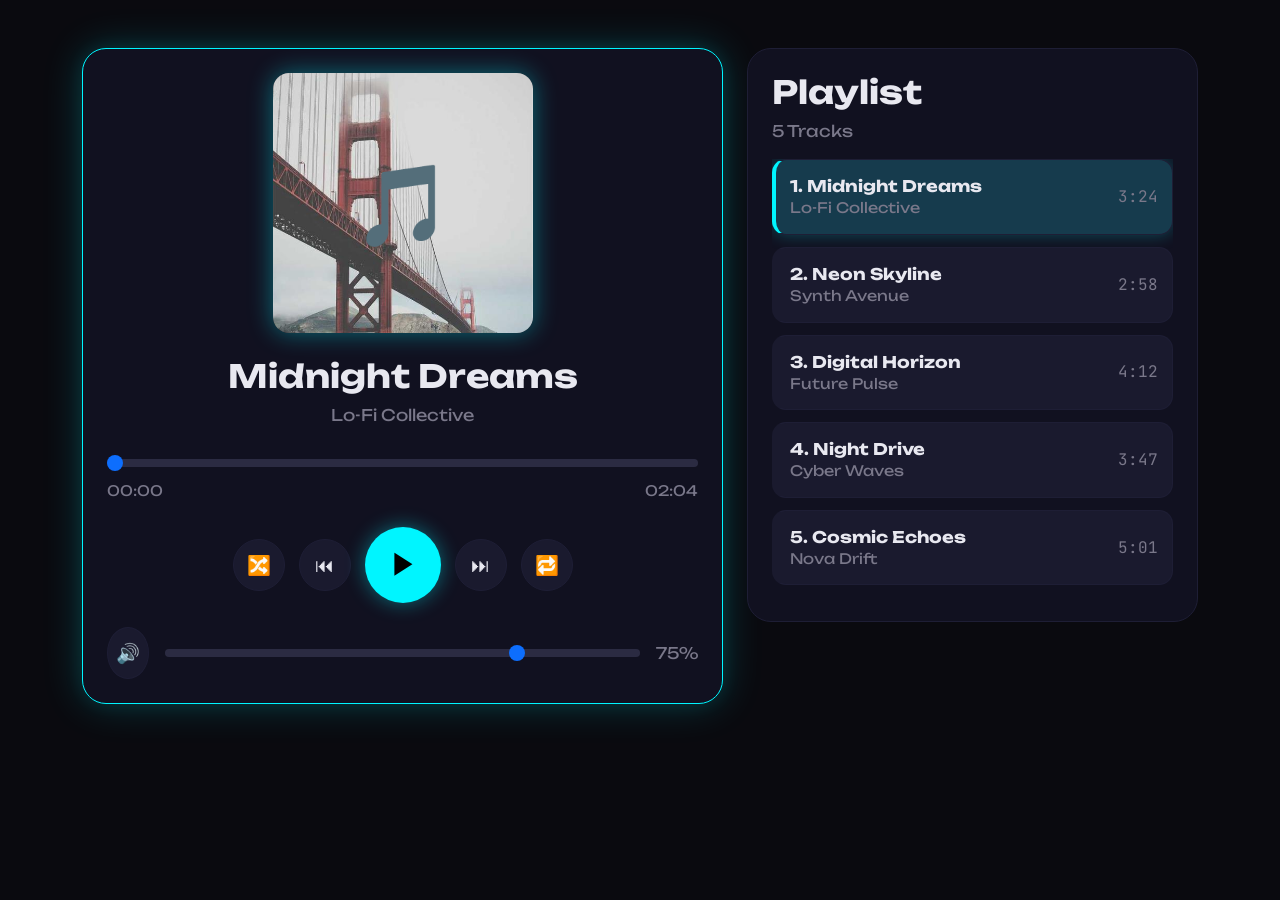
<file: index.html>
<!DOCTYPE html>
<html lang="en">
<head>
    <meta charset="UTF-8">
    <meta name="viewport" content="width=device-width, initial-scale=1.0">
    <meta name="description" content="Web-based Music Player built using HTML5 Audio API, JavaScript, jQuery, and Bootstrap — playlist system, playback controls, progress tracking, volume management.">
    <link rel="canonical" href="https://fazal305.github.io/HexSoftwares_WebMusicPlayer/">
    <title>HexSoftwares Web Music Player</title>
    <link rel="icon" type="image/svg+xml" href="assets/favicon.svg" />

    <!-- Open Graph -->
    <meta property="og:type" content="website">
    <meta property="og:url" content="https://fazal305.github.io/HexSoftwares_WebMusicPlayer/">
    <meta property="og:title" content="HexSoftwares Web Music Player">
    <meta property="og:description" content="Web-based Music Player built using HTML5 Audio API, JavaScript, jQuery, and Bootstrap — playlist system, playback controls, progress tracking, volume management.">

    <!-- Twitter Card -->
    <meta name="twitter:card" content="summary_large_image">
    <meta name="twitter:title" content="HexSoftwares Web Music Player">
    <meta name="twitter:description" content="Web-based Music Player built using HTML5 Audio API, JavaScript, jQuery, and Bootstrap — playlist system, playback controls, progress tracking, volume management.">

    <!-- Google Fonts -->
    <link rel="preconnect" href="https://fonts.googleapis.com">
    <link rel="preconnect" href="https://fonts.gstatic.com" crossorigin>
    <link href="https://fonts.googleapis.com/css2?family=Unbounded:wght@400;500;600;700&family=JetBrains+Mono:wght@400;500&display=swap" rel="stylesheet">

    <!-- Bootstrap 5 CSS -->
    <link
        href="https://cdn.jsdelivr.net/npm/bootstrap@5.3.8/dist/css/bootstrap.min.css"
        rel="stylesheet"
    >

    <!-- Custom CSS -->
    <link rel="stylesheet" href="styles.css">
</head>
<body>

    <main class="container py-4 py-lg-5">
        <div class="row g-4 align-items-start">

            <!-- Player Column -->
            <section class="col-12 col-lg-7">
                <div class="player-card">

                    <!-- Album Cover -->
                    <div class="cover-wrapper">
                        <div id="album-cover" class="album-cover">
                            <span class="cover-emoji">🎵</span>
                        </div>
                    </div>

                    <!-- Song Info -->
                    <div class="text-center mt-4">
                        <h1 id="song-title" class="song-title">
                            Select a Song
                        </h1>

                        <p id="song-artist" class="song-artist">
                            Artist Name
                        </p>
                    </div>

                    <!-- Progress -->
                    <div class="progress-section mt-4">

                        <input
                            type="range"
                            id="progress-bar"
                            min="0"
                            max="100"
                            value="0"
                            class="form-range"
                        >

                        <div class="d-flex justify-content-between time-row">
                            <span id="current-time">00:00</span>
                            <span id="total-duration">00:00</span>
                        </div>

                    </div>

                    <!-- Controls -->
                    <div class="controls text-center mt-4">

                        <button id="shuffle-btn" class="control-btn ghost-btn">
                            🔀
                        </button>

                        <button id="prev-btn" class="control-btn ghost-btn">
                            ⏮
                        </button>

                        <button id="play-btn" class="play-btn">
                            ▶
                        </button>

                        <button id="next-btn" class="control-btn ghost-btn">
                            ⏭
                        </button>

                        <button id="repeat-btn" class="control-btn ghost-btn">
                            🔁
                        </button>

                    </div>

                    <!-- Volume -->
                    <section class="volume-section mt-4">

                        <div class="d-flex align-items-center gap-3">

                            <button id="mute-btn" class="control-btn ghost-btn">
                                🔊
                            </button>

                            <input
                                type="range"
                                id="volume-slider"
                                min="0"
                                max="100"
                                value="75"
                                class="form-range flex-grow-1"
                            >

                            <span id="volume-value">
                                75%
                            </span>

                        </div>

                    </section>

                </div>
            </section>

            <!-- Playlist Column -->
            <aside class="col-12 col-lg-5">

                <div class="playlist-card">

                    <div class="playlist-header">
                        <h2>Playlist</h2>
                        <p>5 Tracks</p>
                    </div>

                    <div id="playlist-container" class="playlist-container">

                        <!-- Songs inserted by JavaScript -->

                    </div>

                </div>

            </aside>

        </div>
    </main>

    <!-- jQuery -->
    <script
        src="https://code.jquery.com/jquery-3.7.1.min.js">
    </script>

    <!-- Bootstrap JS Bundle -->
    <script
        src="https://cdn.jsdelivr.net/npm/bootstrap@5.3.8/dist/js/bootstrap.bundle.min.js">
    </script>

    <!-- Custom JS -->
    <script src="script.js"></script>

</body>
</html>
</file>
<file: styles.css>
:root {
  --bg: #0a0a0f;
  --surface: #111120;
  --surface-2: #1a1a2e;
  --border: #1e1e35;
  --accent: #00f5ff;
  --text: #e8e8f0;
  --muted: #7a788a;
  --transition: 0.25s ease;
  --song-color: #00f5ff;
}

* {
  margin: 0;
  padding: 0;
  box-sizing: border-box;
}

body {
  background: var(--bg);
  color: var(--text);
  font-family: 'Unbounded', sans-serif;
  min-height: 100vh;
}

.player-card,
.playlist-card {
  background: var(--surface);
  border: 1px solid var(--border);
  border-radius: 24px;
  padding: 24px;
  transition: var(--transition);
}

.player-card {
  box-shadow:
    0 0 20px rgba(0, 245, 255, 0.08),
    0 0 40px color-mix(in srgb, var(--song-color) 20%, transparent);

  border-color: var(--song-color);
}

.cover-wrapper {
  display: flex;
  justify-content: center;
}

.album-cover {
  width: 260px;
  height: 260px;
  border-radius: 16px;
  background:
    linear-gradient(
      135deg,
      var(--song-color),
      #1a1a2e
    );

  display: flex;
  align-items: center;
  justify-content: center;

  overflow: hidden;

  box-shadow:
    0 0 25px color-mix(in srgb, var(--song-color) 40%, transparent);

  transition: var(--transition);

  animation: spin 12s linear infinite;
  animation-play-state: paused;
}

.album-cover.playing {
  animation-play-state: running;
}

.cover-emoji {
  font-size: 5rem;
}

.song-title {
  font-size: 2rem;
  font-weight: 700;
}

.song-artist {
  color: var(--muted);
  font-size: 1rem;
}

.progress-section {
  width: 100%;
}

.time-row {
  color: var(--muted);
  font-size: 0.9rem;
}

.form-range {
  cursor: pointer;
}

.form-range::-webkit-slider-runnable-track {
  background:
    linear-gradient(
      to right,
      var(--song-color) 0%,
      var(--song-color) var(--progress, 0%),
      #2b2b42 var(--progress, 0%),
      #2b2b42 100%
    );

  height: 8px;
  border-radius: 10px;
}

.form-range::-webkit-slider-thumb {
  margin-top: -4px;
}

.controls {
  display: flex;
  justify-content: center;
  align-items: center;
  gap: 14px;
  flex-wrap: wrap;
}

.control-btn,
.play-btn {
  border: none;
  cursor: pointer;
  transition: var(--transition);
}

.control-btn:hover,
.play-btn:hover {
  transform: scale(1.08);
}

.ghost-btn {
  width: 52px;
  height: 52px;
  border-radius: 50%;
  background: var(--surface-2);
  border: 1px solid var(--border);
  color: var(--text);
  font-size: 1.2rem;
}

.play-btn {
  width: 76px;
  height: 76px;
  border-radius: 50%;
  background: var(--song-color);
  color: #000;
  font-size: 1.8rem;
  font-weight: bold;

  box-shadow:
    0 0 20px color-mix(in srgb, var(--song-color) 40%, transparent);
}

.volume-section {
  margin-top: 1rem;
}

#volume-value {
  width: 50px;
  text-align: right;
  color: var(--muted);
}

.playlist-header h2 {
  font-weight: 700;
}

.playlist-header p {
  color: var(--muted);
}

.playlist-container {
  max-height: 550px;
  overflow-y: auto;
}

.playlist-item {
  background: var(--surface-2);
  border: 1px solid var(--border);

  border-left: 4px solid transparent;

  padding: 14px;
  border-radius: 14px;

  margin-bottom: 12px;

  cursor: pointer;

  transition: var(--transition);
}

.playlist-item:hover {
  transform: translateX(4px);
}

.playlist-item.active {
  border-left-color: var(--song-color);

  background:
    color-mix(
      in srgb,
      var(--song-color) 15%,
      var(--surface-2)
    );

  box-shadow:
    0 0 16px
    color-mix(in srgb, var(--song-color) 25%, transparent);
}

.playlist-title {
  font-weight: 700;
}

.playlist-artist {
  color: var(--muted);
  font-size: 0.9rem;
}

.playlist-duration {
  color: var(--muted);
  font-family: 'JetBrains Mono', monospace;
}

.active-toggle {
  background: var(--song-color);
  color: #000;
}

@keyframes spin {
  from {
    transform: rotate(0deg);
  }

  to {
    transform: rotate(360deg);
  }
}

::-webkit-scrollbar {
  width: 8px;
}

::-webkit-scrollbar-thumb {
  background: var(--song-color);
  border-radius: 20px;
}

::-webkit-scrollbar-track {
  background: var(--surface);
}

@media (max-width: 768px) {

  .album-cover {
    width: 220px;
    height: 220px;
  }

  .song-title {
    font-size: 1.6rem;
  }

  .play-btn {
    width: 68px;
    height: 68px;
  }

}
</file>
